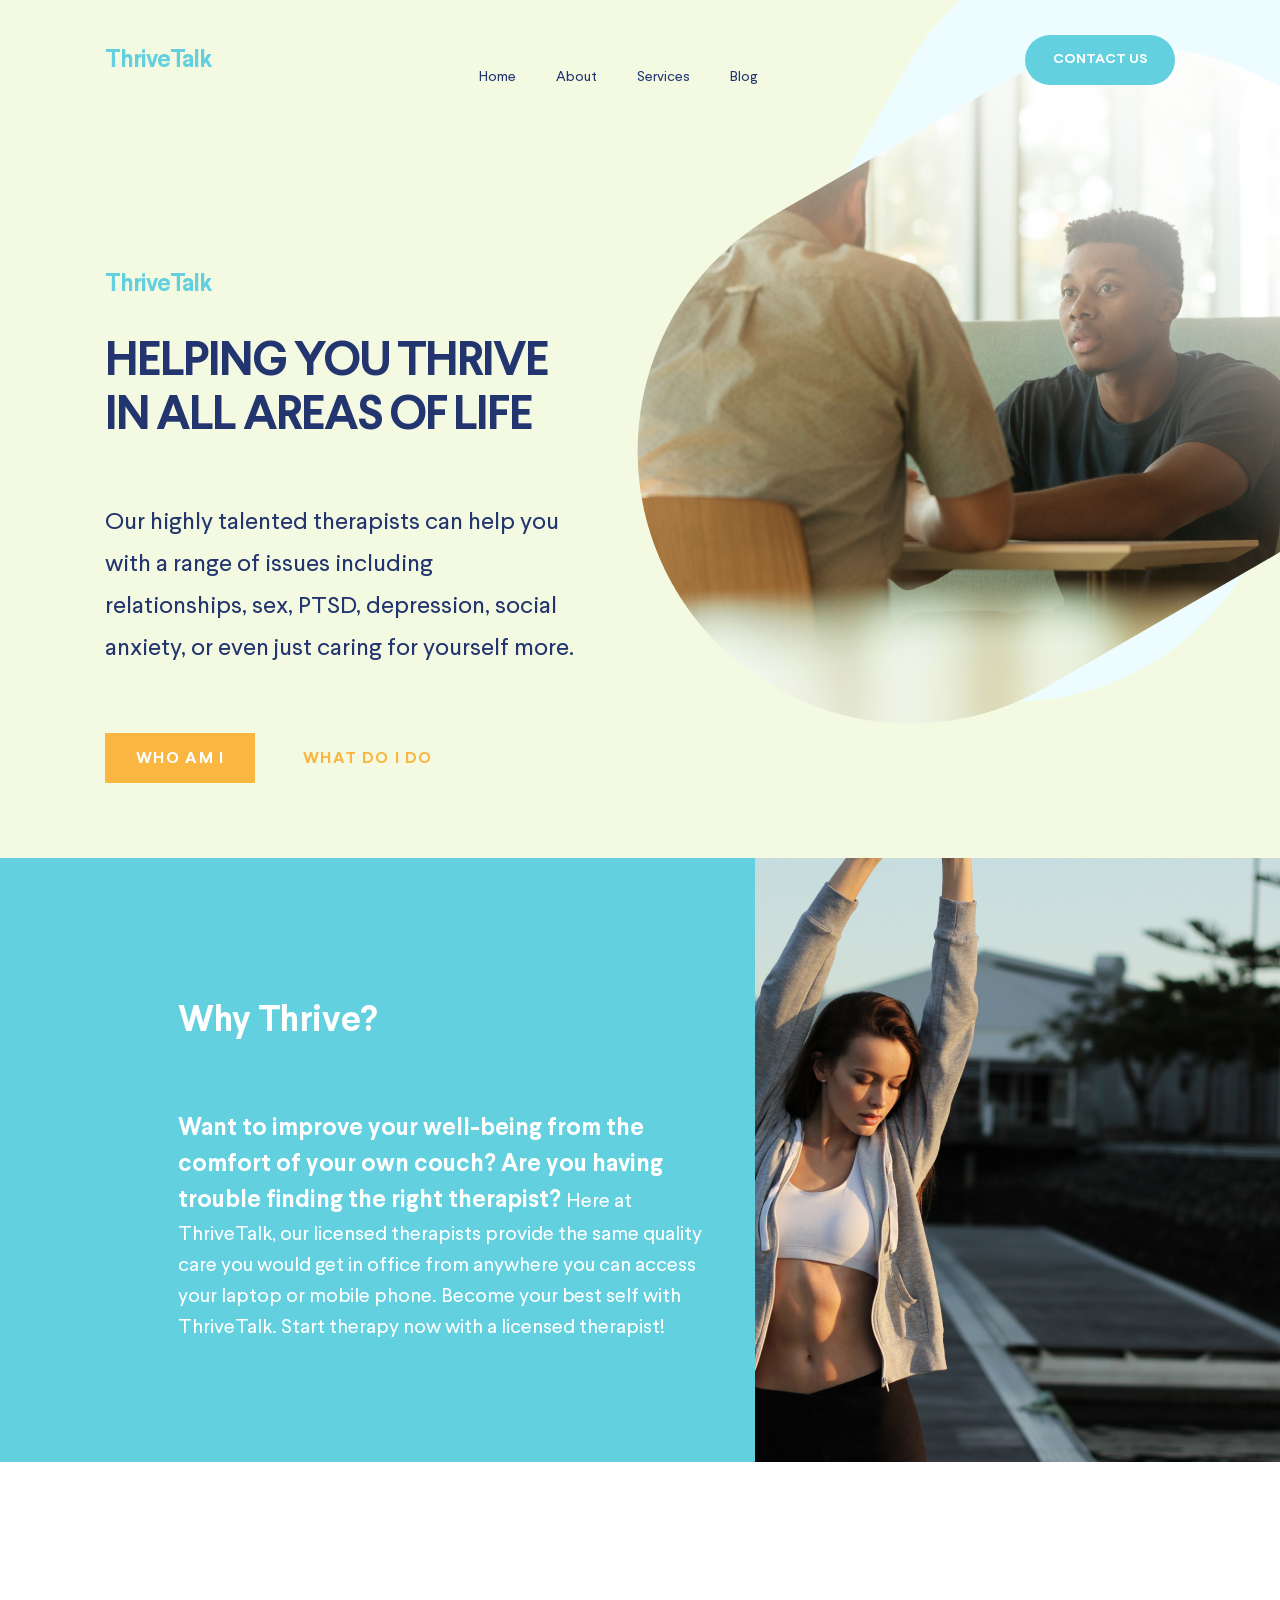
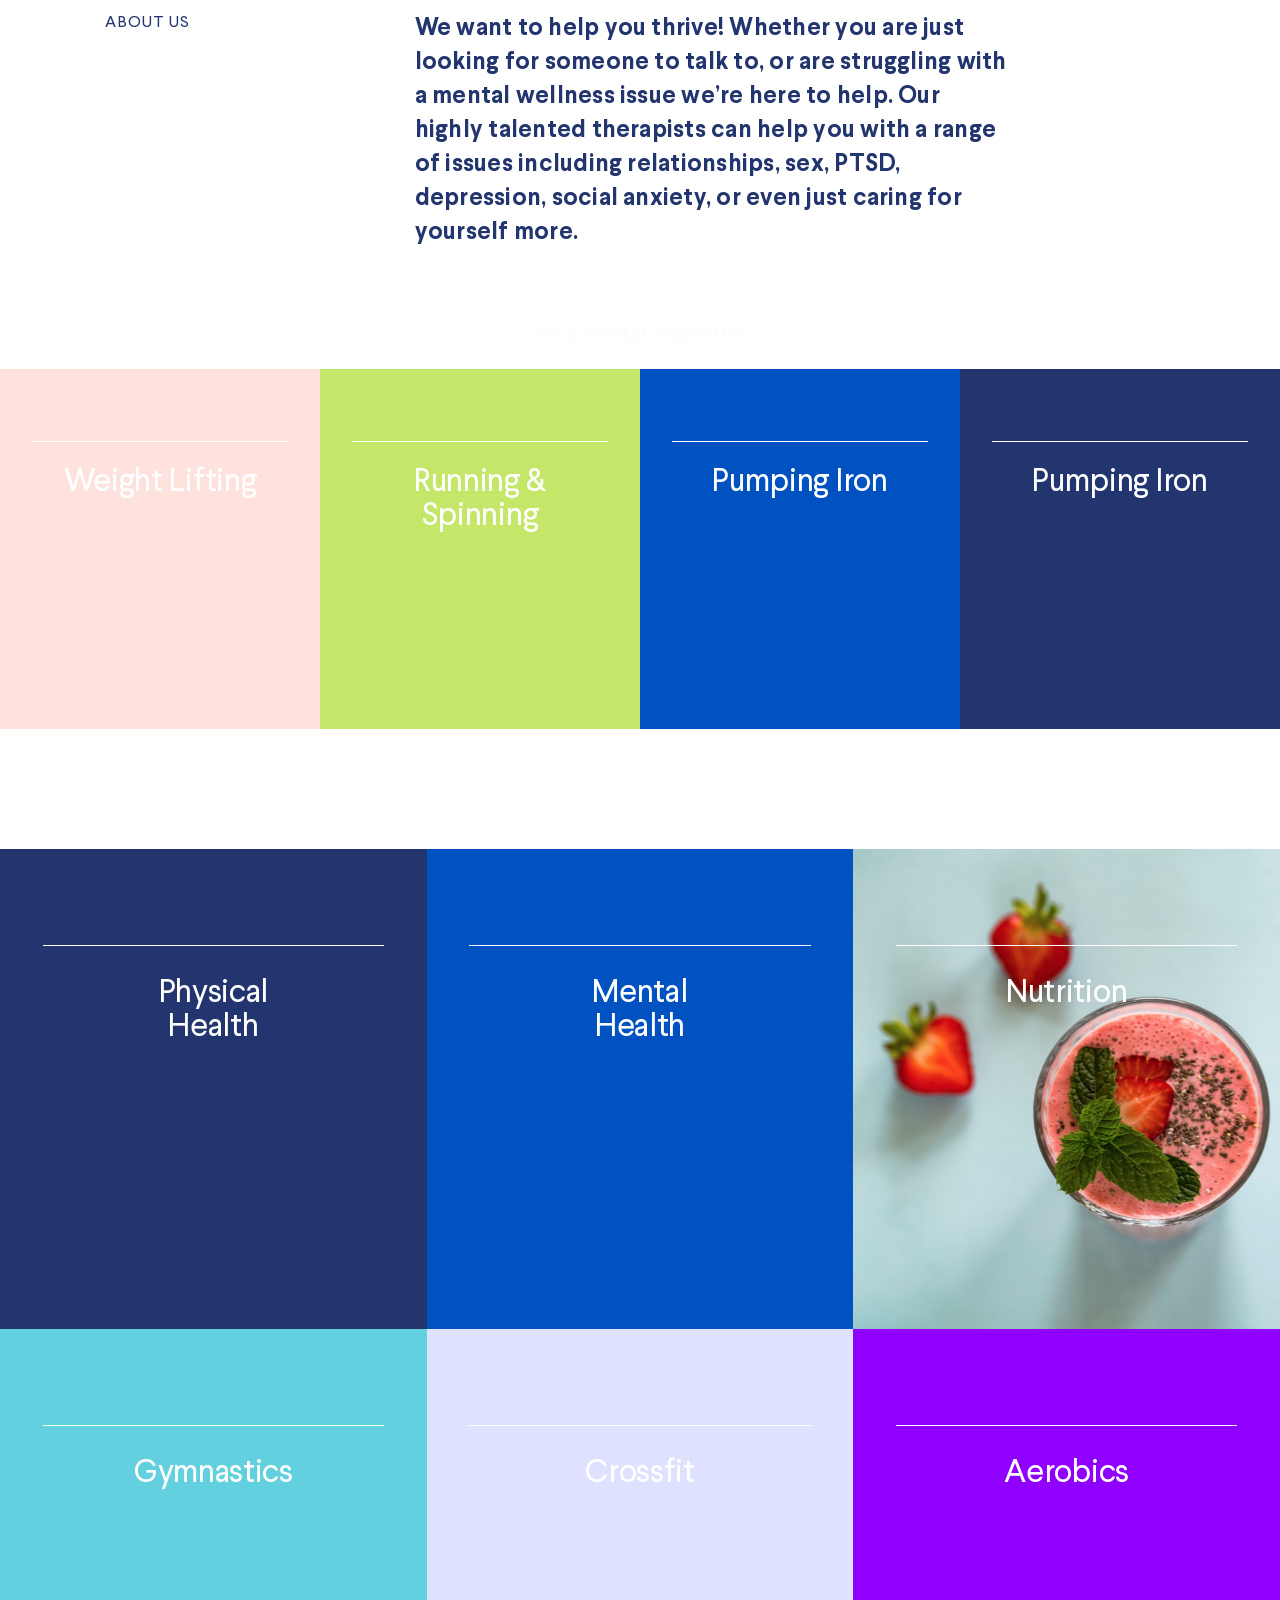
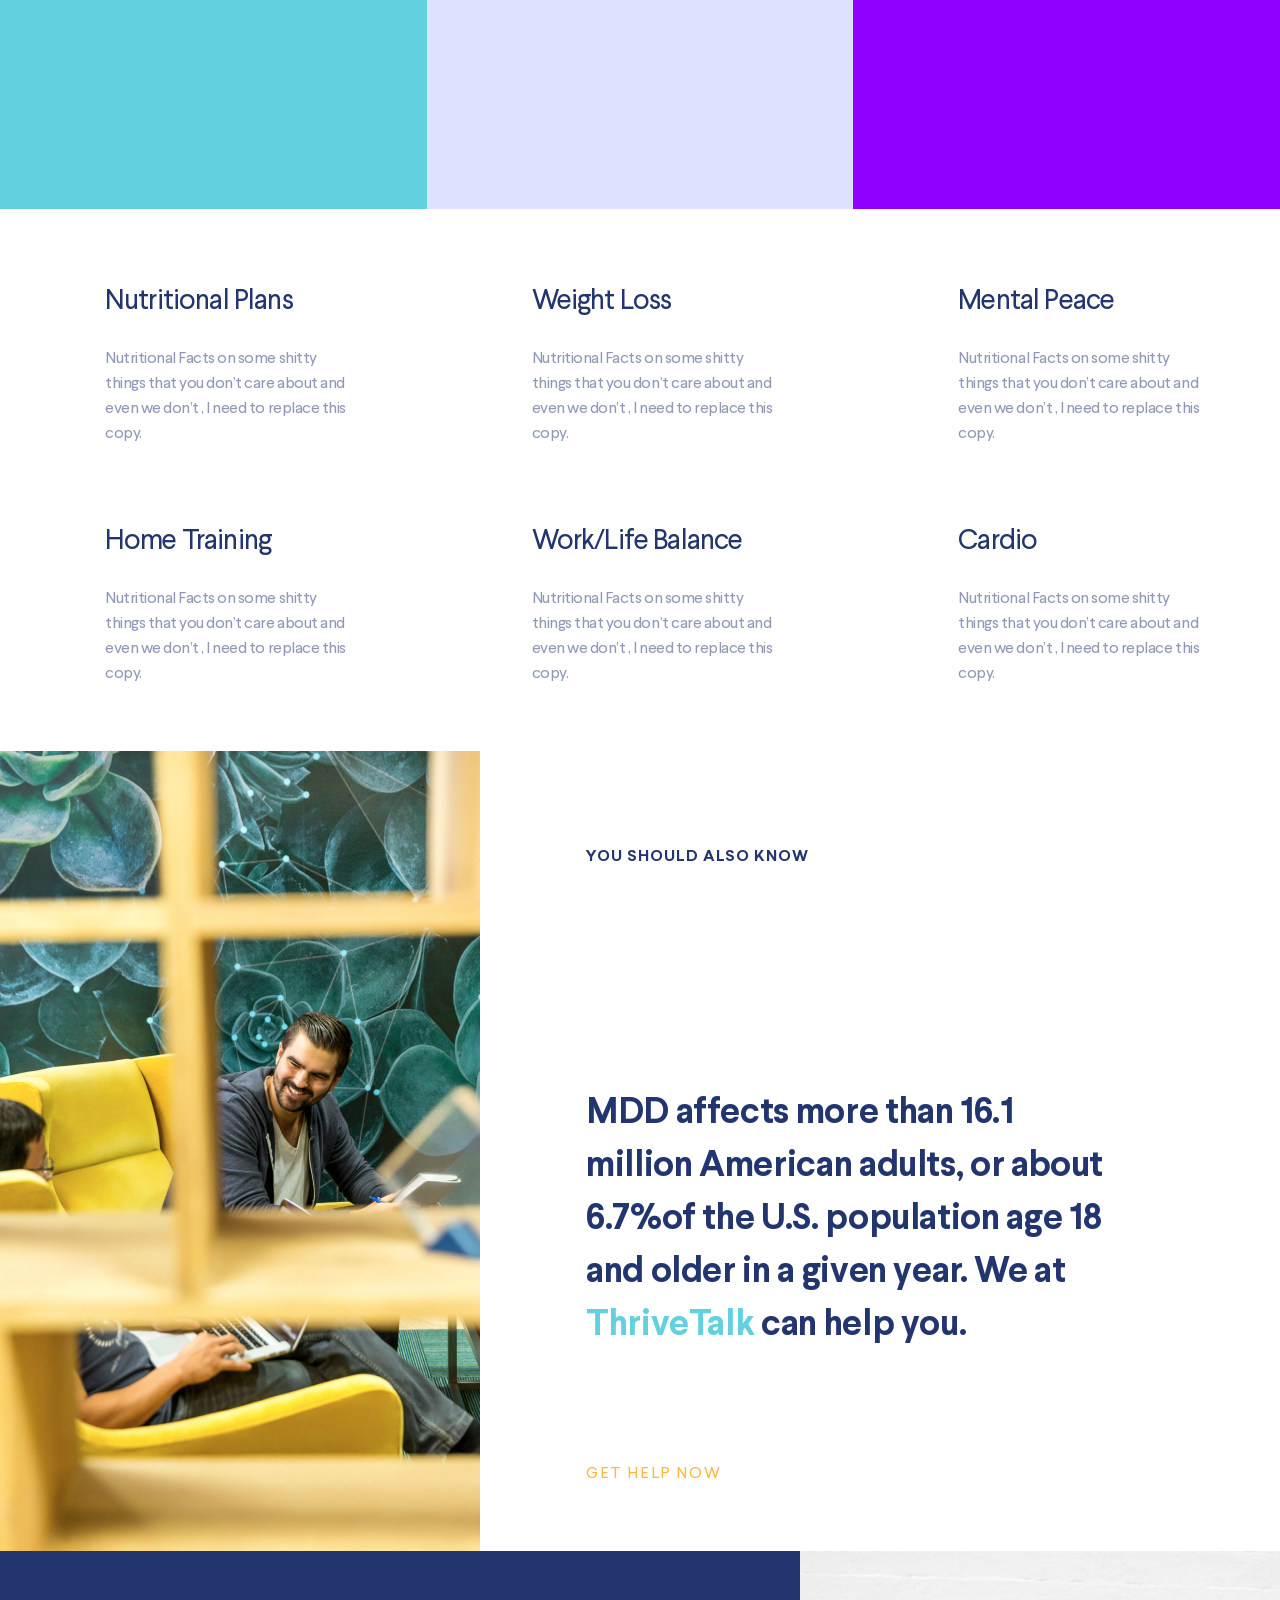
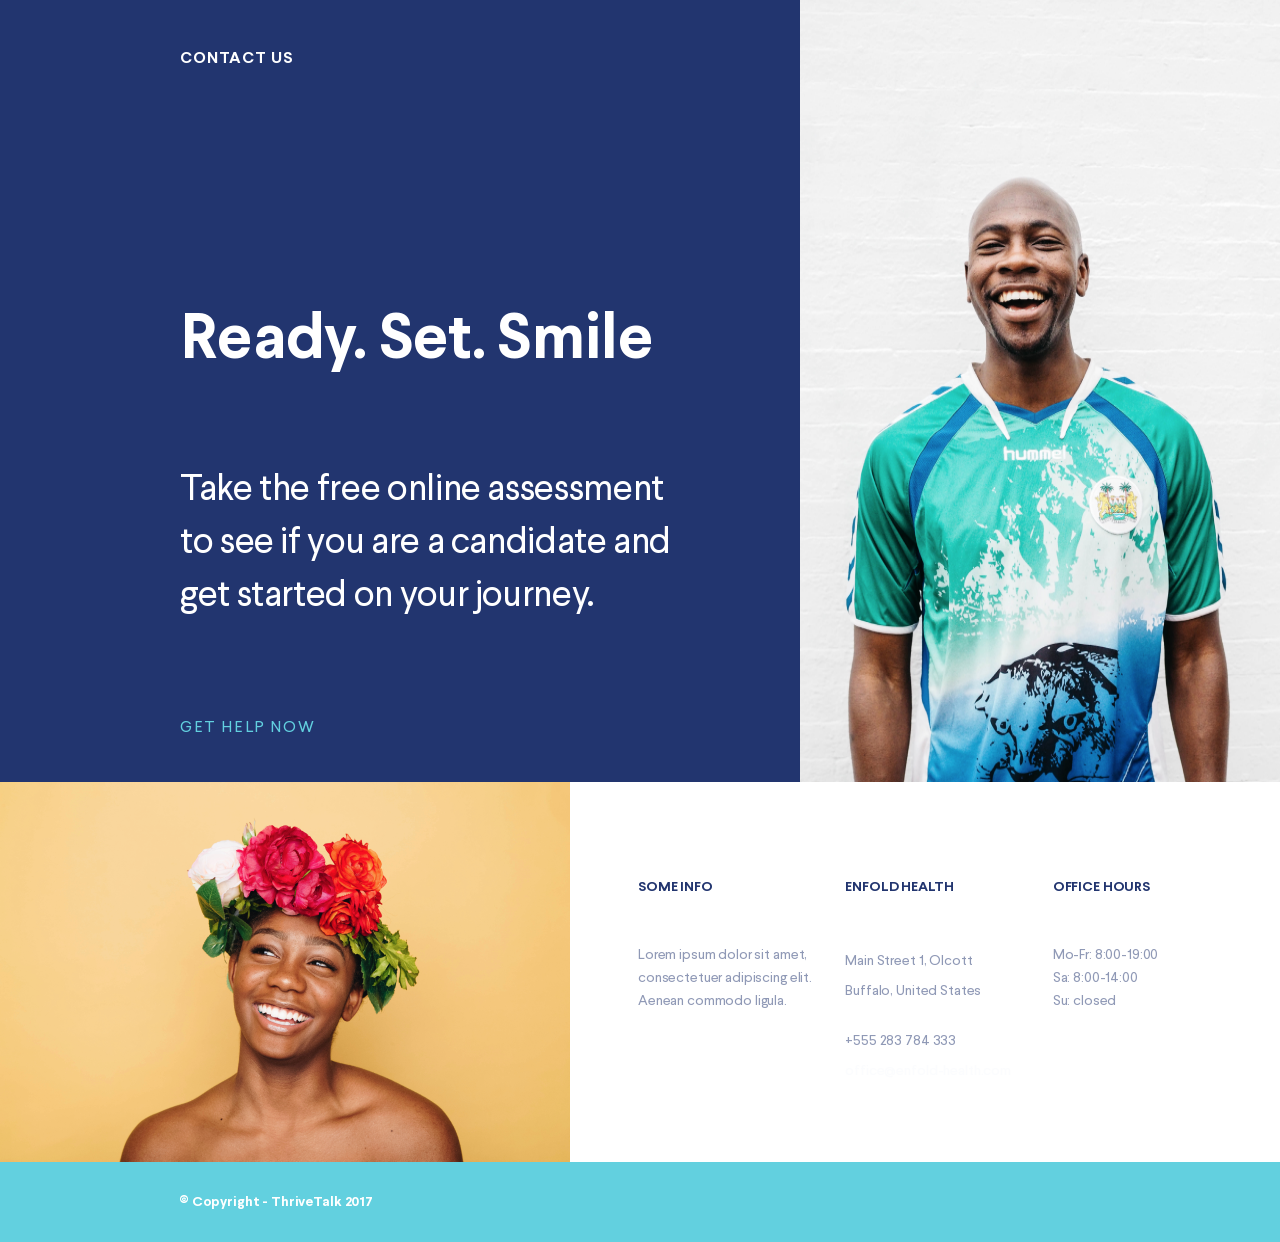
<file: index.html>
<!DOCTYPE html><html lang="en" class="page"><head><meta charset="UTF-8"><meta name="viewport" content="width=device-width, initial-scale=1.0"><title>ThriveTalk</title><link rel="stylesheet" href="main.13f08791.css"><link rel="shorcut icon" href="favicon.db63841f.jpg" type="image/jpg"></head><body class="page__body"> <section class="header"> <div class="header__text-container"> <nav class="header__nav nav"> <div class="nav__logo logo"> <a class="logo__link" href="#">ThriveTalk</a> </div> <div class="hamburger"> <input type="checkbox" id="hamburger__toggler"> <label class="hamburger__check" for="hamburger__toggler"> <span></span> </label> <ul class="nav__list"> <li class="nav__item"> <a class="nav__link" href="#why"> Home </a> </li> <li class="nav__item"> <a class="nav__link" href="#about"> About </a> </li> <li class="nav__item"> <a class="nav__link" href="#help"> Services </a> </li> <li class="nav__item"> <a class="nav__link" href="#know"> Blog </a> </li> </ul> </div> <a class="header__button" href="tel:+555 283 784 333"> <p class="header__button-text">CONTACT US</p> <img src="button.609c4ea2.svg" alt="contacts" class="header__button-image"> </a> </nav> <div class="header__logo logo"> <a class="logo__link" href="#">ThriveTalk</a> </div> <h1 class="header__title"> HELPING YOU THRIVE <br> IN ALL AREAS OF LIFE </h1> <p class="header__about"> Our highly talented therapists can help you with a range of issues including relationships, sex, PTSD, depression, social anxiety, or even just caring for yourself more. </p> <div class="header__links"> <a class="header__link" href="#why"> WHO AM I </a> <a class="header__link header__link--inversive" href="#why"> WHAT DO I DO </a> </div> </div> <div class="header__elips"></div> <img src="header.9043c5b2.png" alt="ThriveTalk" class="header__image"> </section> <section id="why" class="why"> <div class="why__text-container"> <h2 class="why__title"> Why Thrive? </h2> <span class="why__text why__text--bold"> Want to improve your well-being from the comfort of your own couch? Are you having trouble finding the right therapist? </span> <span class="why__text"> Here at ThriveTalk, our licensed therapists provide the same quality care you would get in office from anywhere you can access your laptop or mobile phone. Become your best self with ThriveTalk. Start therapy now with a licensed therapist! </span> </div> <img class="why__image" src="why.92497733.png" alt="ThriveTalk"> </section> <section id="about" class="about"> <div class="about__container"> <h2 class="about__title"> ABOUT US </h2> <p class="about__text"> We want to help you thrive! Whether you are just looking for someone to talk to, or are struggling with a mental wellness issue we’re here to help. Our highly talented therapists can help you with a range of issues including relationships, sex, PTSD, depression, social anxiety, or even just caring for yourself more. </p> </div> </section> <section id="help" class="help"> <h2 class="help__title"> WE CAN HELP YOU WITH </h2> <div class="help__cards"> <div class="card"> Weight Lifting </div> <div class="card"> Running & <br> Spinning </div> <div class="card"> Pumping Iron </div> <div class="card"> Pumping Iron </div> </div> </section> <section class="boxes"> <div class="boxes__cards"> <div class="card boxes__card"> Physical <br> Health </div> <div class="card boxes__card"> Mental <br> Health </div> <div class="card boxes__card boxes__card--image"> Nutrition </div> <div class="card boxes__card"> Gymnastics </div> <div class="card boxes__card"> Crossfit </div> <div class="card boxes__card"> Aerobics </div> </div> </section> <section class="cards"> <div class="cards__container"> <div class="cards__card"> <div class="cards__title"> Nutritional Plans </div> <p class="cards__text"> Nutritional Facts on some shitty things that you don’t care about and even we don’t , I need to replace this copy. </p> </div> <div class="cards__card"> <div class="cards__title"> Weight Loss </div> <p class="cards__text"> Nutritional Facts on some shitty things that you don’t care about and even we don’t , I need to replace this copy. </p> </div> <div class="cards__card"> <div class="cards__title"> Mental Peace </div> <p class="cards__text"> Nutritional Facts on some shitty things that you don’t care about and even we don’t , I need to replace this copy. </p> </div> <div class="cards__card"> <div class="cards__title"> Home Training </div> <p class="cards__text"> Nutritional Facts on some shitty things that you don’t care about and even we don’t , I need to replace this copy. </p> </div> <div class="cards__card"> <div class="cards__title"> Work/Life Balance </div> <p class="cards__text"> Nutritional Facts on some shitty things that you don’t care about and even we don’t , I need to replace this copy. </p> </div> <div class="cards__card"> <div class="cards__title"> Cardio </div> <p class="cards__text"> Nutritional Facts on some shitty things that you don’t care about and even we don’t , I need to replace this copy. </p> </div> </div> </section> <section id="know" class="know"> <img class="know__image" src="know.84bf70c5.png" alt="ThriveTalk"> <div class="know__text-container"> <h2 class="know__title"> YOU SHOULD ALSO KNOW </h2> <p class="know__text"> MDD affects more than 16.1 million American adults, or about 6.7%of the U.S. population age 18 and older in a given year. We at <span class="know__text--azure">ThriveTalk</span> can help you. </p> <a href="#contact-us" class="know__get"> GET HELP NOW </a> </div> </section> <section id="contact-us" class="contact-us"> <div class="contact-us__text-container"> <h3 class="contact-us__subtitle"> CONTACT US </h3> <h2 class="contact-us__title"> Ready. Set. Smile </h2> <p class="contact-us__text"> Take the free online assessment to see if you are a candidate and get started on your journey. </p> <a href="#" class="contact-us__get"> GET HELP NOW </a> </div> <img src="contact-us.f0b5cd9e.png" alt="ThriveTalk" class="contact-us__image"> </section> <section class="contacts"> <img src="contacts.d8e50c77.png" alt="ThriveTalk" class="contacts__image"> <div class="contacts__blocks"> <div class="contacts__block"> <h3 class="title"> SOME INFO </h3> <p class="text"> Lorem ipsum dolor sit amet, consectetuer adipiscing elit. Aenean commodo ligula. </p> </div> <div class="contacts__block"> <h3 class="title"> ENFOLD HEALTH </h3> <p class="contacts__location"> <a href="https://goo.gl/maps/V2NiuWhwtsjZ8gHm7" class="text" target="_blank" rel="noopener"> Main Street 1, Olcott <br> Buffalo, United States </a> </p> <a href="tel:+555 283 784 333" class="text"> +555 283 784 333 </a> <div> <a href="mailto:office@enfold-health.com" class="text text--email"> office@enfold-health.com </a> </div> </div> <div class="contacts__block"> <h3 class="title"> OFFICE HOURS </h3> <p class="text"> Mo-Fr: 8:00-19:00 <br> Sa: 8:00-14:00 <br> Su: closed </p> </div> </div> </section> <footer class="footer"> <span class="footer__text"> &#169; Copyright - ThriveTalk 2017 </span> </footer> </body></html>
</file>
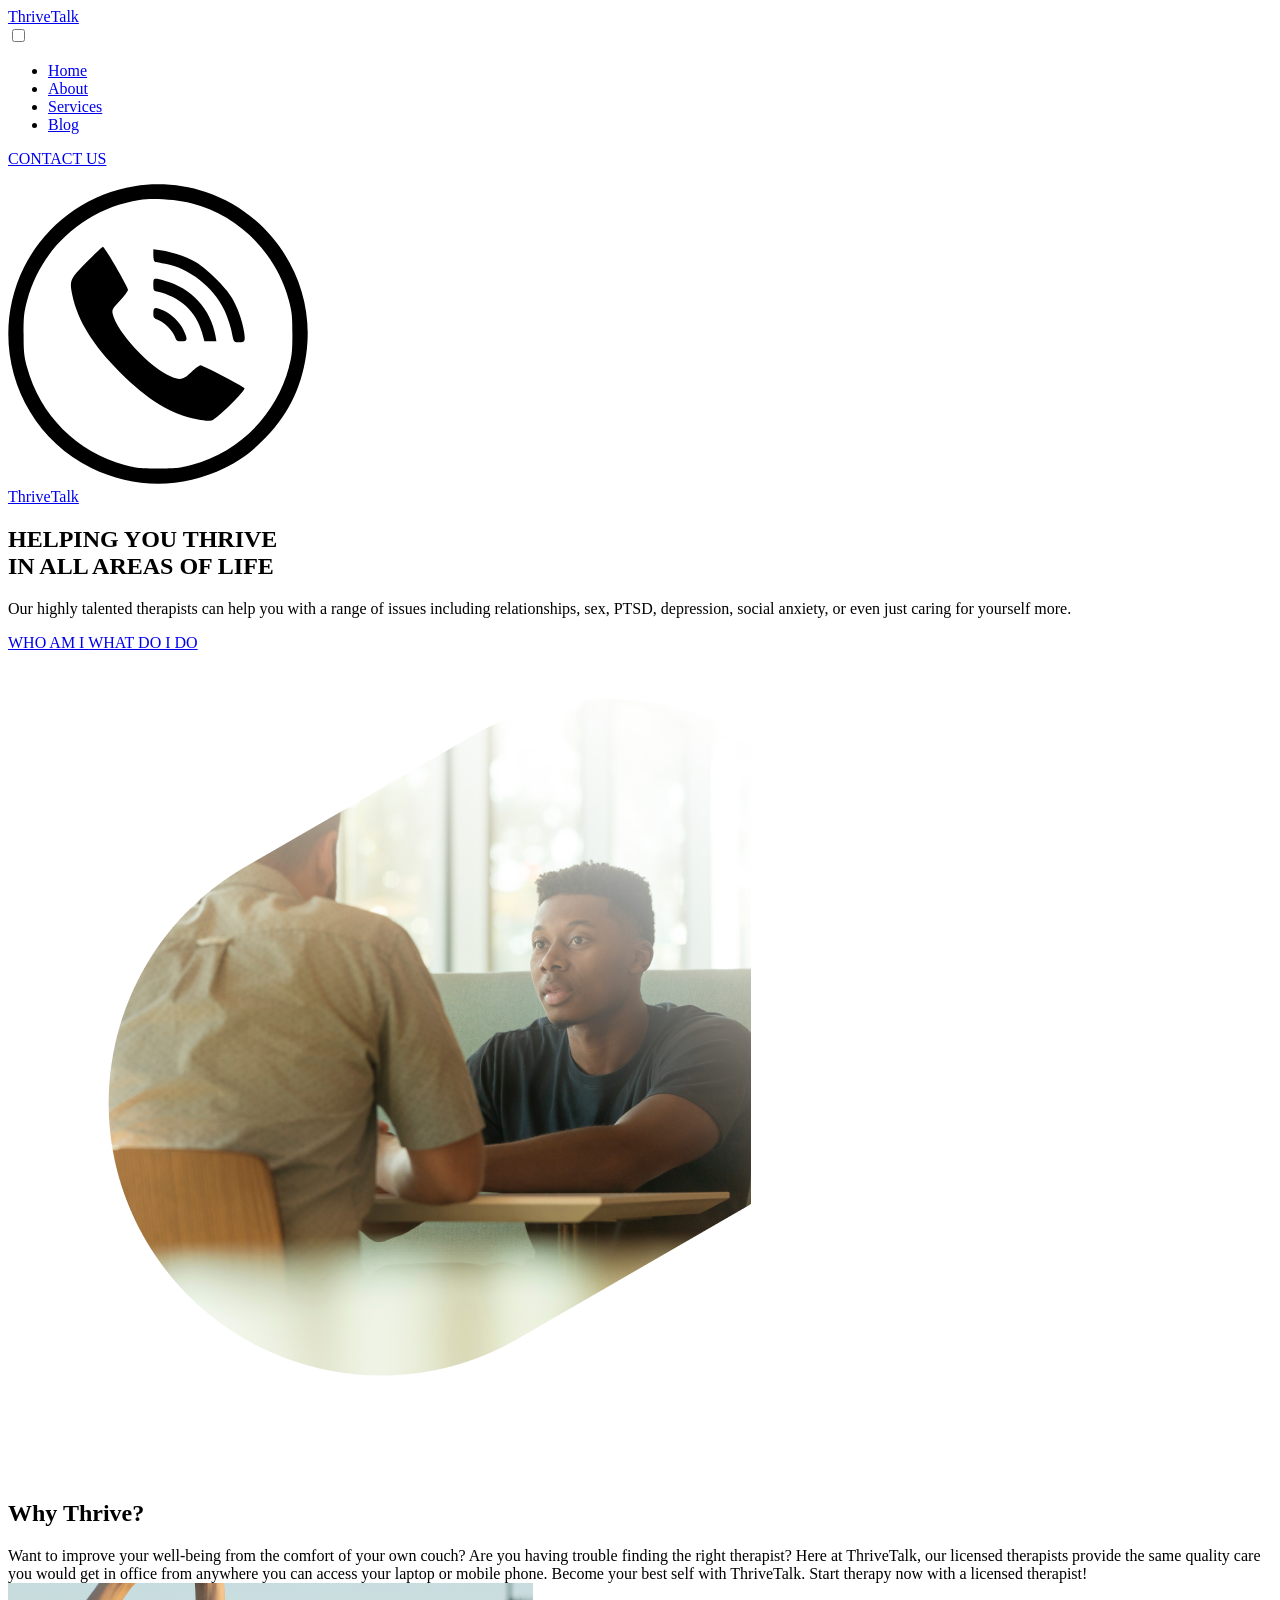
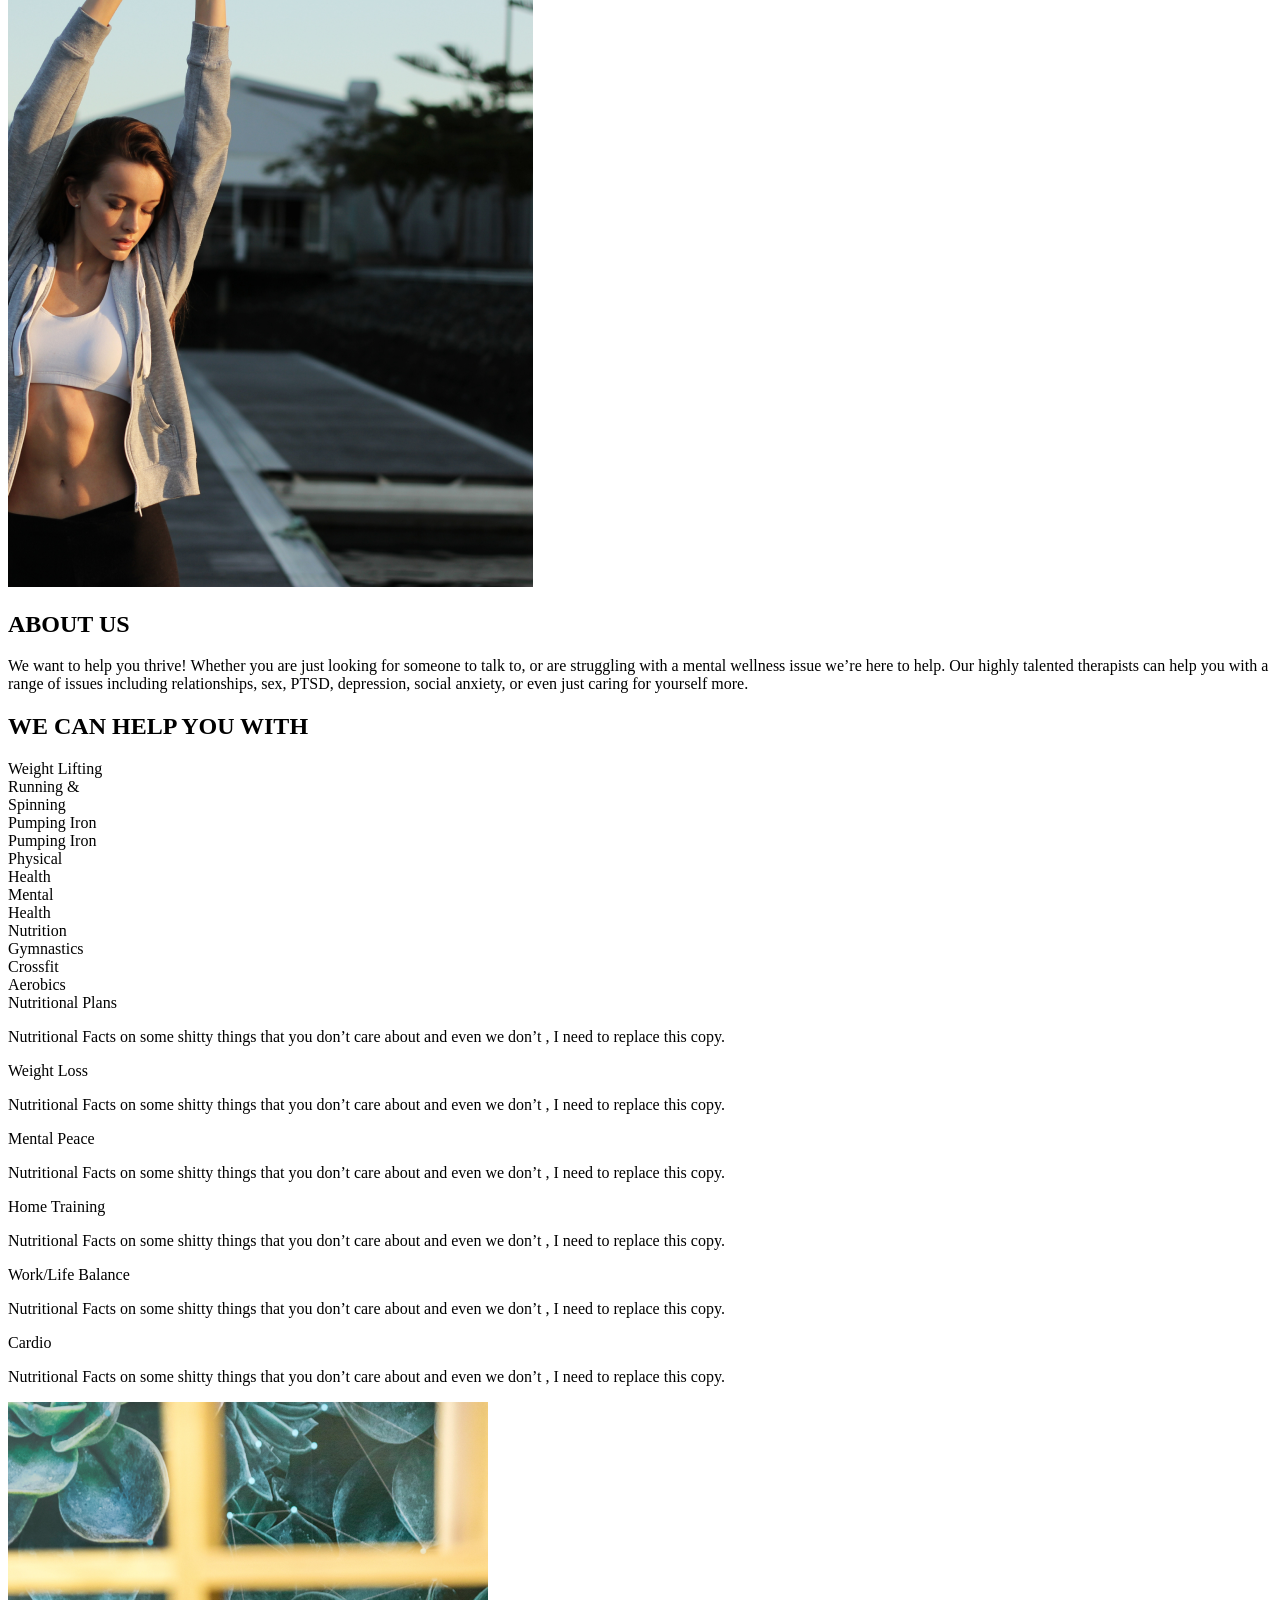
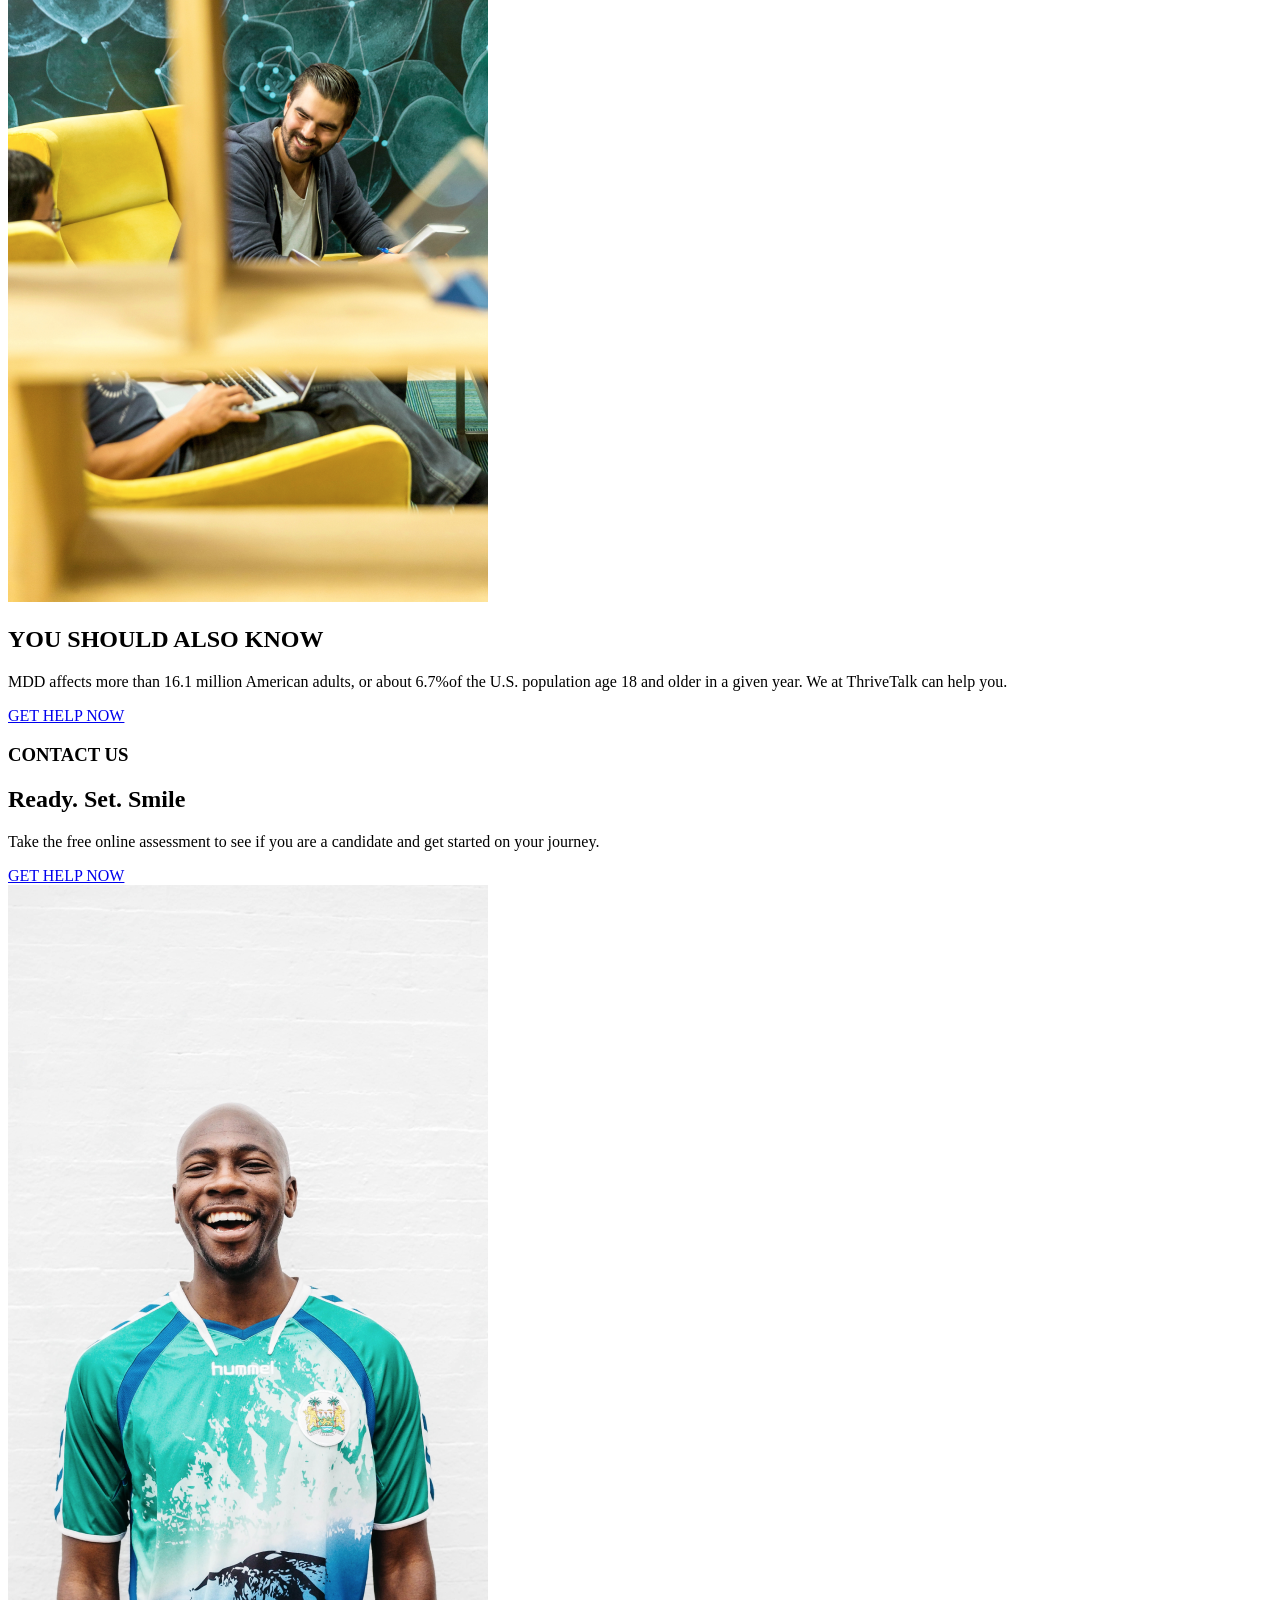
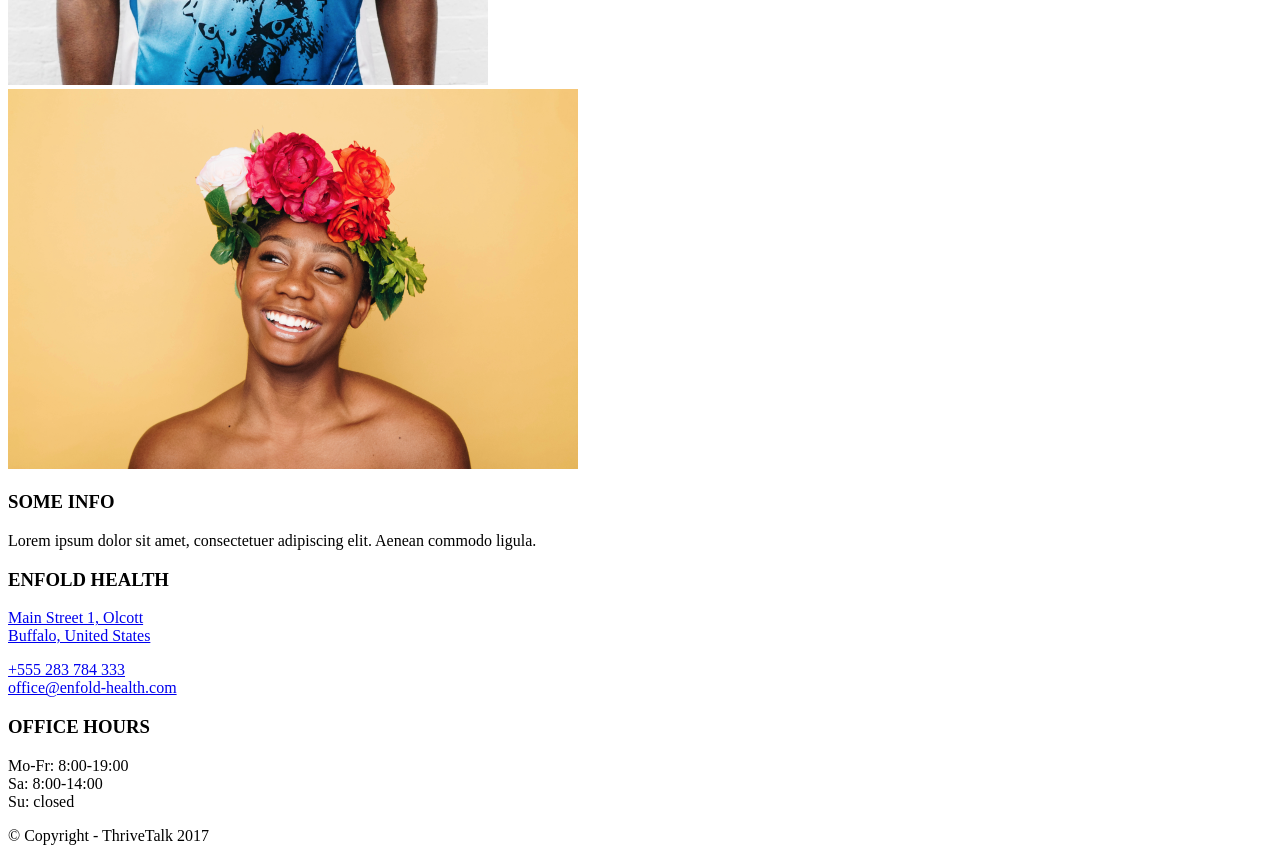
<file: src/index.html>
<!DOCTYPE html>
<html lang="en" class="page">
  <head>
    <meta charset="UTF-8">
    <meta name="viewport" content="width=device-width, initial-scale=1.0">
    <title>ThriveTalk</title>
    <link rel="stylesheet" href="./styles/main.scss">
    <link
      rel="shorcut icon"
      href="images/favicon.jpg"
      type="image/jpg"
    >
  </head>
  <body class="page__body">
    <section class="header">
      <div class="header__text-container">
        <nav class="header__nav nav">
          <div class="nav__logo logo">
            <a class="logo__link" href="#">ThriveTalk</a>
          </div>

          <div class="hamburger">
            <input type="checkbox" id="hamburger__toggler">
            <label class="hamburger__check" for="hamburger__toggler">
              <span></span>
            </label>
            <ul class="nav__list">
              <li class="nav__item">
                <a class="nav__link" href="#why">
                  Home
                </a>
              </li>

              <li class="nav__item">
                <a class="nav__link" href="#about">
                  About
                </a>
              </li>

              <li class="nav__item">
                <a class="nav__link" href="#help">
                  Services
                </a>
              </li>

              <li class="nav__item">
                <a class="nav__link" href="#know">
                  Blog
                </a>
              </li>
            </ul>
          </div>

          <a class="header__button" href="tel:+555 283 784 333">
            <p class="header__button-text">CONTACT US</p>
            <img
              src="images/button.svg"
              alt="contacts"
              class="header__button-image"
            >
          </a>
        </nav>

        <div class="header__logo logo">
          <a class="logo__link" href="#">ThriveTalk</a>
        </div>

        <h1 class="header__title">
          HELPING YOU THRIVE
          <br>
          IN ALL AREAS OF LIFE
        </h1>

        <p class="header__about">
            Our highly talented therapists can help you with a range of issues including relationships, sex, PTSD, depression, social anxiety, or even just caring for yourself more.
        </p>

        <div class="header__links">
          <a class="header__link" href="#why">
            WHO AM I
          </a>

          <a class="header__link header__link--inversive" href="#why">
            WHAT DO I DO
          </a>
        </div>
      </div>

      <div class="header__elips"></div>

      <img
        src="images/header.png"
        alt="ThriveTalk"
        class="header__image"
      >
    </section>

    <section id="why" class="why">
      <div class="why__text-container">
        <h2 class="why__title">
          Why Thrive?
        </h2>

        <span class="why__text why__text--bold">
          Want to improve your well-being from the comfort of your own couch? Are you having trouble finding the right therapist?
        </span>

        <span class="why__text">
          Here at ThriveTalk, our licensed therapists provide the same quality care you would get in office from anywhere you can access your laptop or mobile phone. Become your best self with ThriveTalk.  Start therapy now with a licensed therapist!
        </span>
      </div>

      <img
        class="why__image"
        src="images/why.png"
        alt="ThriveTalk"
      >
    </section>

    <section id="about" class="about">
      <div class="about__container">
        <h2 class="about__title">
          ABOUT US
        </h2>

        <p class="about__text">
          We want to help you thrive! Whether you are just looking for someone to talk to, or are struggling with a mental wellness issue we’re here to help.  Our highly talented therapists can help you with a range of issues including relationships, sex, PTSD, depression, social anxiety, or even just caring for yourself more.
        </p>
      </div>
    </section>

    <section id="help" class="help">
      <h2 class="help__title">
        WE CAN HELP YOU WITH
      </h2>

      <div class="help__cards">
        <div class="card">
          Weight Lifting
        </div>

        <div class="card">
          Running &
          <br>
          Spinning
        </div>

        <div class="card">
          Pumping Iron
        </div>

        <div class="card">
          Pumping Iron
        </div>
      </div>
    </section>

    <section class="boxes">
      <div class="boxes__cards">
        <div class="card boxes__card">
          Physical
          <br>
          Health
        </div>

        <div class="card boxes__card">
          Mental
          <br>
          Health
        </div>

        <div class="card boxes__card boxes__card--image">
          Nutrition
        </div>

        <div class="card boxes__card">
          Gymnastics
        </div>

        <div class="card boxes__card">
          Crossfit
        </div>

        <div class="card boxes__card">
          Aerobics
        </div>
      </div>
    </section>

    <section class="cards">
      <div class="cards__container">
        <div class="cards__card">
          <div class="cards__title">
            Nutritional Plans
          </div>
          <p class="cards__text">
            Nutritional Facts on some shitty things that you don’t care about and even we don’t , I need to replace this copy.
          </p>
        </div>

        <div class="cards__card">
          <div class="cards__title">
            Weight Loss
          </div>
          <p class="cards__text">
            Nutritional Facts on some shitty things that you don’t care about and even we don’t , I need to replace this copy.
          </p>
        </div>

        <div class="cards__card">
          <div class="cards__title">
            Mental Peace
          </div>
          <p class="cards__text">
            Nutritional Facts on some shitty things that you don’t care about and even we don’t , I need to replace this copy.
          </p>
        </div>

        <div class="cards__card">
          <div class="cards__title">
            Home Training
          </div>
          <p class="cards__text">
            Nutritional Facts on some shitty things that you don’t care about and even we don’t , I need to replace this copy.
          </p>
        </div>

        <div class="cards__card">
          <div class="cards__title">
            Work/Life Balance
          </div>
          <p class="cards__text">
            Nutritional Facts on some shitty things that you don’t care about and even we don’t , I need to replace this copy.
          </p>
        </div>

        <div class="cards__card">
          <div class="cards__title">
            Cardio
          </div>
          <p class="cards__text">
            Nutritional Facts on some shitty things that you don’t care about and even we don’t , I need to replace this copy.
          </p>
        </div>
      </div>
    </section>

    <section id="know" class="know">
      <img
        class="know__image"
        src="images/know.png"
        alt="ThriveTalk"
      >

      <div class="know__text-container">
        <h2 class="know__title">
          YOU SHOULD ALSO KNOW
        </h2>

        <p class="know__text">
          MDD affects more than 16.1 million American adults, or about 6.7%of the U.S. population age 18 and older in a given year. We at <span class="know__text--azure">ThriveTalk</span> can help you.
        </p>

        <a href="#contact-us" class="know__get">
          GET HELP NOW
        </a>
      </div>
    </section>

    <section id="contact-us" class="contact-us">
      <div class="contact-us__text-container">
        <h3 class="contact-us__subtitle">
          CONTACT US
        </h3>

        <h2 class="contact-us__title">
          Ready. Set. Smile
        </h2>

        <p class="contact-us__text">
          Take the free online assessment to see if you are a candidate and get started on your journey.
        </p>

        <a href="#" class="contact-us__get">
          GET HELP NOW
        </a>
      </div>

      <img
        src="images/contact-us.png"
        alt="ThriveTalk"
        class="contact-us__image"
      >
    </section>

    <section class="contacts">
      <img
        src="images/contacts.png"
        alt="ThriveTalk"
        class="contacts__image"
      >

      <div class="contacts__blocks">
        <div class="contacts__block">
          <h3 class="title">
          SOME INFO
          </h3>

          <p class="text">
          Lorem ipsum dolor sit amet, consectetuer adipiscing elit. Aenean commodo ligula.
          </p>
        </div>

        <div class="contacts__block">
          <h3 class="title">
            ENFOLD HEALTH
          </h3>

          <p class="contacts__location">
            <a
              href="https://goo.gl/maps/V2NiuWhwtsjZ8gHm7"
              class="text"
              target="_blank"
              rel="noopener"
            >
              Main Street 1, Olcott
              <br>
              Buffalo, United States
            </a>
          </p>

          <a href="tel:+555 283 784 333" class="text">
            +555 283 784 333
          </a>

          <div>
            <a href="mailto:office@enfold-health.com" class="text text--email">
              office@enfold-health.com
            </a>
          </div>
        </div>

        <div class="contacts__block">
          <h3 class="title">
            OFFICE HOURS
          </h3>

          <p class="text">
            Mo-Fr: 8:00-19:00
            <br>
            Sa: 8:00-14:00
            <br>
            Su: closed
          </p>
        </div>
      </div>
    </section>

    <footer class="footer">
      <span class="footer__text">
        &#169; Copyright - ThriveTalk 2017
      </span>
    </footer>
  </body>
</html>
</file>
<file: main.13f08791.css>
body,h1,h2,h3,h4,p,ul{margin:0;padding:0}*{box-sizing:border-box}html{scroll-behavior:smooth;font-family:Larsseit,sans-serif;font-size:24px}@media (max-width:320px){html{font-size:18px}}@font-face{font-family:Larsseit;src:url(Larsseit.9c64543d.woff) format("woff");font-weight:400}@font-face{font-family:Larsseit;src:url(Larsseit-Bold.e43b77ae.woff) format("woff");font-weight:700}.logo{transition:.3s}.logo:hover{opacity:.7}.logo__link{color:#62d0df;text-decoration:none;font-family:Larsseit,sans-serif;font-weight:700;line-height:27px;letter-spacing:-.04em}#hamburger__toggler{opacity:0}#hamburger__toggler:checked~.hamburger__check>span{transform:rotate(45deg)}#hamburger__toggler:checked~.hamburger__check>span:before{top:0;transform:rotate(0)}#hamburger__toggler:checked~.hamburger__check>span:after{top:0;transform:rotate(90deg)}#hamburger__toggler:checked~.nav__list{gap:30px;margin:0 auto;visibility:visible}@media (max-width:320px){.hamburger__check{display:flex;align-items:center;justify-content:center;margin:0 auto 50px}.hamburger__check>span,.hamburger__check>span:after,.hamburger__check>span:before{display:block;position:absolute;width:50px;height:2px;background-color:#22356f;transition:.3s}.hamburger__check>span:before{content:"";top:-8px}.hamburger__check>span:after{content:"";top:8px}}.nav{display:flex;justify-content:space-between;align-items:center;padding:0}@media (max-width:1024px){.nav{flex-direction:column}}.nav__logo{display:flex;align-items:center}@media (max-width:1024px){.nav__logo{margin:0 auto 80px;font-size:40px}}.nav__list{display:flex;align-items:center;list-style:none}@media (max-width:1024px){.nav__list{margin:0 auto}}@media (max-width:545px){.nav__list{display:grid;grid-template-columns:repeat(2,1fr);gap:30px}}@media (max-width:320px){.nav__list{grid-template-columns:1fr;gap:0;margin:0;transition:.3s;visibility:hidden}}.nav__link{color:#22356f;text-decoration:none;font-family:Larsseit,sans-serif;font-size:14px;line-height:16px;padding:0 10px;transition:.3s}@media (max-width:1024px){.nav__link{font-size:30px;line-height:32px}}.nav__item{position:relative;margin:0 10px;text-decoration:none;z-index:1}@media (max-width:545px){.nav__item{margin:20 10;text-align:center}}.nav__item:after{content:"";position:absolute;bottom:0;display:block;width:100%;height:5px;opacity:0;transition:opacity .3s;box-shadow:inset 0 -1px 0 #22356f}.nav__item:hover:after{opacity:1}.text{font-size:14px;line-height:23px;letter-spacing:-.01em;color:#22356f;text-decoration:none;opacity:.5;transition:.3s}@media (max-width:1024px){.text{text-align:center}}.text--email{color:#0052c1;opacity:1%}.text--email:hover{color:#5383d8}.card{display:flex;flex-direction:column;align-items:center;height:360px;text-align:center;font-size:32px;line-height:34px;letter-spacing:-.01em;color:#fff;transition:1s}@media (max-width:1024px){.card{height:300px}}@media (max-width:320px){.card{font-size:16px;height:150px;line-height:16px}}.card:hover{transform:rotateX(1turn)}.card:first-child{background-color:#ffe2de}.card:nth-child(2){background-color:#c4e769}.card:nth-child(3){background-color:#0052c1}.card:nth-child(4){background-color:#22356f}.card:before{content:"";margin-bottom:23px;height:72px;width:80%;border-bottom:1px solid #fff}@media (max-width:320px){.card:before{height:35px}}.title{padding-bottom:48px;font-size:14px;line-height:16px;letter-spacing:-.01em;font-weight:700;color:#22356f}@media (max-width:320px){.title{line-height:24px;text-align:center}}.page__body{max-width:1440px;margin:0 auto}.header{position:relative;background-color:#f4f9e2}.header__text-container{max-width:1130px;margin:0 auto;padding:0 30px 75px}.header__nav{padding-top:30px;margin-bottom:180px}@media (max-width:320px){.header__nav{margin-bottom:100px}}.header__title{position:relative;font-size:48px;line-height:54px;font-weight:700;letter-spacing:-.04em;color:#22356f;margin-bottom:58px;z-index:1}@media (max-width:1024px){.header__title{text-align:center}}@media (max-width:320px){.header__title{font-size:38px}}.header__logo{margin-bottom:36px}@media (max-width:1024px){.header__logo{text-align:center}}.header__about{position:relative;max-width:470px;margin-bottom:63px;font-family:Larsseit,sans-serif;line-height:42px;color:#22356f;z-index:1}@media (max-width:1024px){.header__about{text-align:center;margin:0 auto 63px}}.header__links{display:flex}@media (max-width:1024px){.header__links{justify-content:space-evenly}}.header__link{display:flex;align-items:center;justify-content:center;width:150px;height:50px;background-color:#f9b640;text-decoration:none;font-family:Larsseit,sans-serif;color:#fff;font-size:16px;line-height:23px;font-weight:700;letter-spacing:.1em;transition:.3s}@media (max-width:1024px){.header__link{width:200px}}@media (max-width:320px){.header__link{line-height:16px;font-size:12px}}.header__link:hover{color:#f9b640;background-color:#f4f9e2;border:2px solid #f9b640}.header__link--inversive{margin-left:38px;color:#f9b640;background-color:#f4f9e2}.header__link--inversive:hover{border:2px solid #f9b640}.header__elips{position:absolute;top:0;left:50%;height:100%;width:50%;background-image:url(ellipse.01291896.png);background-repeat:no-repeat}@media (max-width:1024px){.header__elips{display:none}}.header__image{position:absolute;top:0;right:0;transition:.3s}.header__image:hover{transform:scale(1.1)}@media (max-width:1024px){.header__image{display:none}}.header__button{display:flex;align-items:center;justify-content:center;width:150px;height:50px;border-radius:50px;background-color:#62d0df;z-index:1;font-family:Larsseit,sans-serif;font-size:14px;line-height:16px;font-weight:700;color:#fff;text-decoration:none;transition:.3s}@media (max-width:1024px){.header__button{position:fixed;bottom:40px;right:20px;width:50px;background-color:transparent}}@media (max-width:1024px){.header__button-text{display:none}}.header__button-image{display:none}@media (max-width:1024px){.header__button-image{display:block;object-fit:contain;width:50px;border-radius:50px}}.header__button:hover{color:#62d0df;background-color:#f4f9e2;border:2px solid #62d0df}.why{display:flex;justify-content:space-between;background-color:#62d0df;padding-left:178px}@media (max-width:1024px){.why{flex-direction:column;padding:0}}.why__text-container{padding-bottom:95px;margin-right:50px}@media (max-width:1024px){.why__text-container{padding:0 50px;margin:0 auto 50px}}.why__title{margin-top:151px;margin-bottom:75px;font-size:36px;line-height:27px;letter-spacing:-.01em;color:#fff}@media (max-width:320px){.why__title{line-height:46px}}.why__text{color:#fff;font-size:20px;line-height:30px}.why__text--bold{font-size:24px;line-height:36px;font-weight:700}.why__image{transition:.3s}@media (max-width:1024px){.why__image{object-fit:cover;height:400px;width:100%}}.why__image:hover{transform:scale(.9)}.about__container{display:flex;padding-top:150px;margin-bottom:76px}@media (max-width:1024px){.about__container{flex-direction:column;align-items:center;padding-top:50px}}.about__title{margin-left:105px;margin-right:225px;min-width:fit-content;word-wrap:normal;font-size:16px;line-height:23px;letter-spacing:.06em;font-weight:400;color:#22356f}@media (max-width:1024px){.about__title{margin:0 auto 50px}}.about__text{max-width:592px;line-height:34px;letter-spacing:.01em;font-weight:700;color:#22356f}@media (max-width:1024px){.about__text{padding:0 50px}}.help__title{padding-bottom:24px;opacity:1%;font-size:16px;line-height:19px;text-align:center;letter-spacing:.06em;font-weight:400;color:#22356f}.help__cards{display:grid;grid-template-columns:repeat(4,1fr);margin-bottom:120px}@media (max-width:1024px){.help__cards{grid-template-columns:repeat(2,1fr)}}.boxes{margin-bottom:22px}.boxes__cards{display:grid;grid-template-columns:repeat(3,1fr)}@media (max-width:1024px){.boxes__cards{grid-template-columns:repeat(2,1fr)}}.boxes__card{height:480px}@media (max-width:1024px){.boxes__card{height:350px}}@media (max-width:320px){.boxes__card{height:150px}}.boxes__card--image{background-image:url(boxes.ee0505b4.png)}.boxes__card:first-child{background-color:#22356f}.boxes__card:nth-child(2){background-color:#0052c1}.boxes__card:nth-child(4){background-color:#62d0df}.boxes__card:nth-child(5){background-color:#dee1ff}.boxes__card:nth-child(6){background-color:#8f00ff}.boxes__card:before{content:"";margin-bottom:30px;height:96px}@media (max-width:320px){.boxes__card:before{height:35px}}.cards__container{display:grid;grid-template-columns:repeat(3,1fr);margin-bottom:40px}@media (max-width:1024px){.cards__container{grid-template-columns:repeat(2,1fr)}}@media (max-width:320px){.cards__container{grid-template-columns:1fr}}.cards__card{display:flex;flex-direction:column;padding:55px 77px 37px 105px;height:240px;transition:.5s}@media (max-width:1024px){.cards__card{padding:0;margin:20px}}@media (max-width:320px){.cards__card{height:130px}}.cards__title{font-size:28px;line-height:33px;letter-spacing:-.03em;color:#22356f;margin-bottom:28px}@media (max-width:1024px){.cards__title{text-align:center}}.cards__text{max-width:300px;font-size:16px;line-height:25px;letter-spacing:-.03em;color:#22356f;opacity:.5}@media (max-width:1024px){.cards__text{margin:0 auto;text-align:center}}.know{display:flex}@media (max-width:1024px){.know{flex-direction:column;justify-content:center}}.know__text-container{padding-right:175px}@media (max-width:1024px){.know__text-container{padding:0 50px}}.know__image{margin-right:106px;object-fit:cover;transition:.3s}@media (max-width:1024px){.know__image{height:300px;width:100%;margin-bottom:50px}}.know__image:hover{transform:scale(.9)}.know__title{margin-top:100px;margin-bottom:225px;font-size:16px;line-height:12px;letter-spacing:.06em;color:#22356f}@media (max-width:1024px){.know__title{margin:0 auto 50px}}@media (max-width:320px){.know__title{line-height:16px}}.know__text{max-width:675px;margin-bottom:110px;font-size:36px;line-height:53px;letter-spacing:-.01em;font-weight:700;color:#22356f}.know__text--azure{color:#62d0df}@media (max-width:320px){.know__text{font-size:24px;line-height:34px}}.know__get{display:block;color:#f9b640;font-size:16px;line-height:23px;letter-spacing:.1em;text-decoration:none;margin-bottom:42px;transition:.3s}.know__get:hover{opacity:.7}.contact-us{display:flex;justify-content:space-between;background-color:#22356f}.contact-us__text-container{display:flex;flex-direction:column;margin-left:180px}@media (max-width:1024px){.contact-us__text-container{margin:0 50px}}.contact-us__subtitle{font-size:16px;line-height:12px;letter-spacing:.06em;color:#fff;margin-top:102px;margin-bottom:230px}@media (max-width:1024px){.contact-us__subtitle{margin-bottom:50px}}.contact-us__title{font-size:64px;line-height:94px;letter-spacing:-.01em;color:#fff;margin-bottom:75px}@media (max-width:320px){.contact-us__title{font-size:32px;line-height:47px}}.contact-us__text{font-size:36px;line-height:53px;letter-spacing:-.01em;color:#fff;margin-bottom:94px}@media (max-width:320px){.contact-us__text{font-size:24px;line-height:34px}}.contact-us__get{font-size:16px;line-height:23px;letter-spacing:.1em;color:#62d0df;text-decoration:none;margin-bottom:42px;transition:.3s}@media (max-width:320px){.contact-us__get{margin:0 auto 42px}}.contact-us__get:hover{opacity:.7}.contact-us__image{max-width:580px;margin-left:100px;transition:.3s}@media (max-width:1024px){.contact-us__image{display:none}}.contact-us__image:hover{transform:scale(.9)}.contacts{display:flex}@media (max-width:1024px){.contacts{flex-direction:column}}.contacts__image{object-fit:cover;transition:.3s}@media (max-width:1024px){.contacts__image{height:400px;width:100%}}.contacts__blocks{display:grid;grid-template-columns:repeat(3,1fr);gap:20px;padding:98px 40px 74px 68px}.contacts__blocks:not(:last-child){margin-right:48px}@media (max-width:1024px){.contacts__blocks{padding:0;margin:50px}}@media (max-width:320px){.contacts__blocks{grid-template-columns:1fr}}@media (max-width:1024px){.contacts__block{display:flex;flex-direction:column;align-items:center}}.contacts__location{padding-bottom:20px}.footer{display:flex;align-items:center;background-color:#62d0df;height:80px}.footer__text{margin-left:179px;font-size:14px;font-weight:700;line-height:11px;letter-spacing:-.01em;color:#fff}@media (max-width:1024px){.footer__text{margin:0 auto}}
/*# sourceMappingURL=main.13f08791.css.map */
</file>
